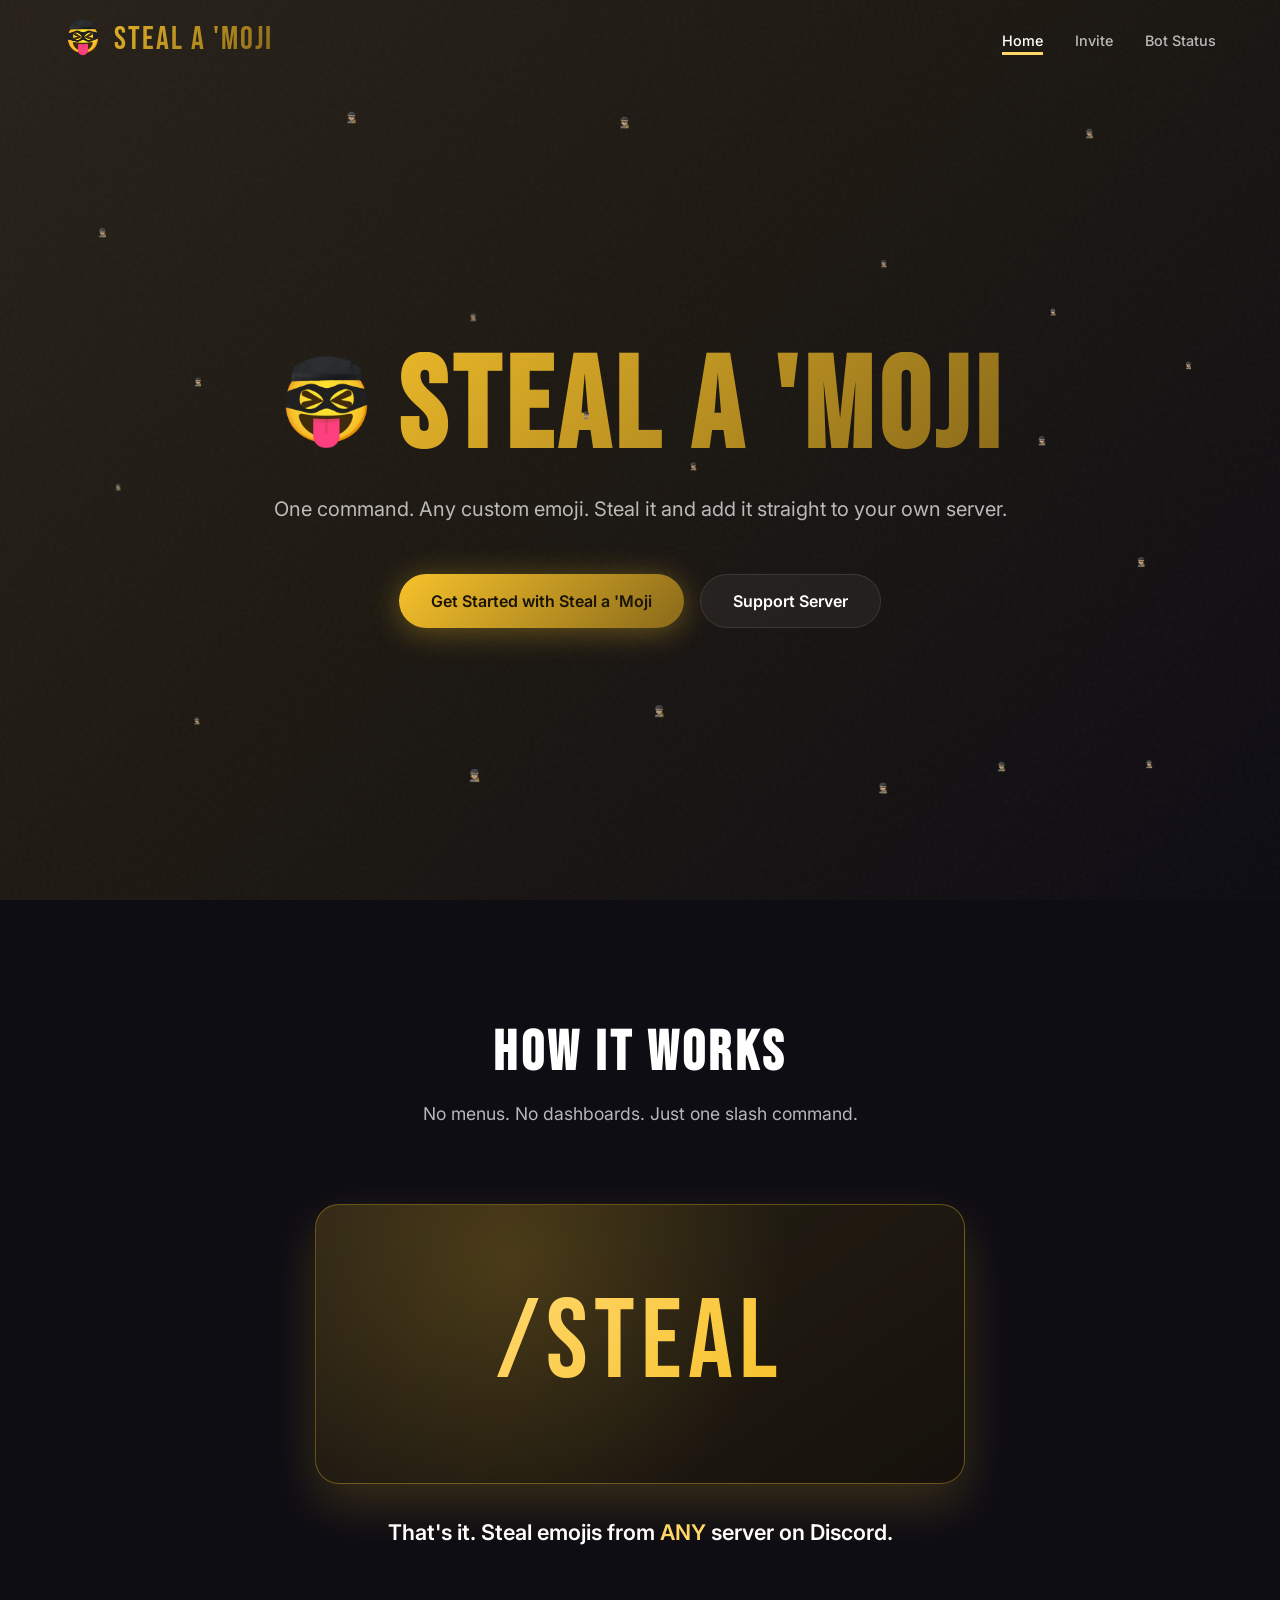
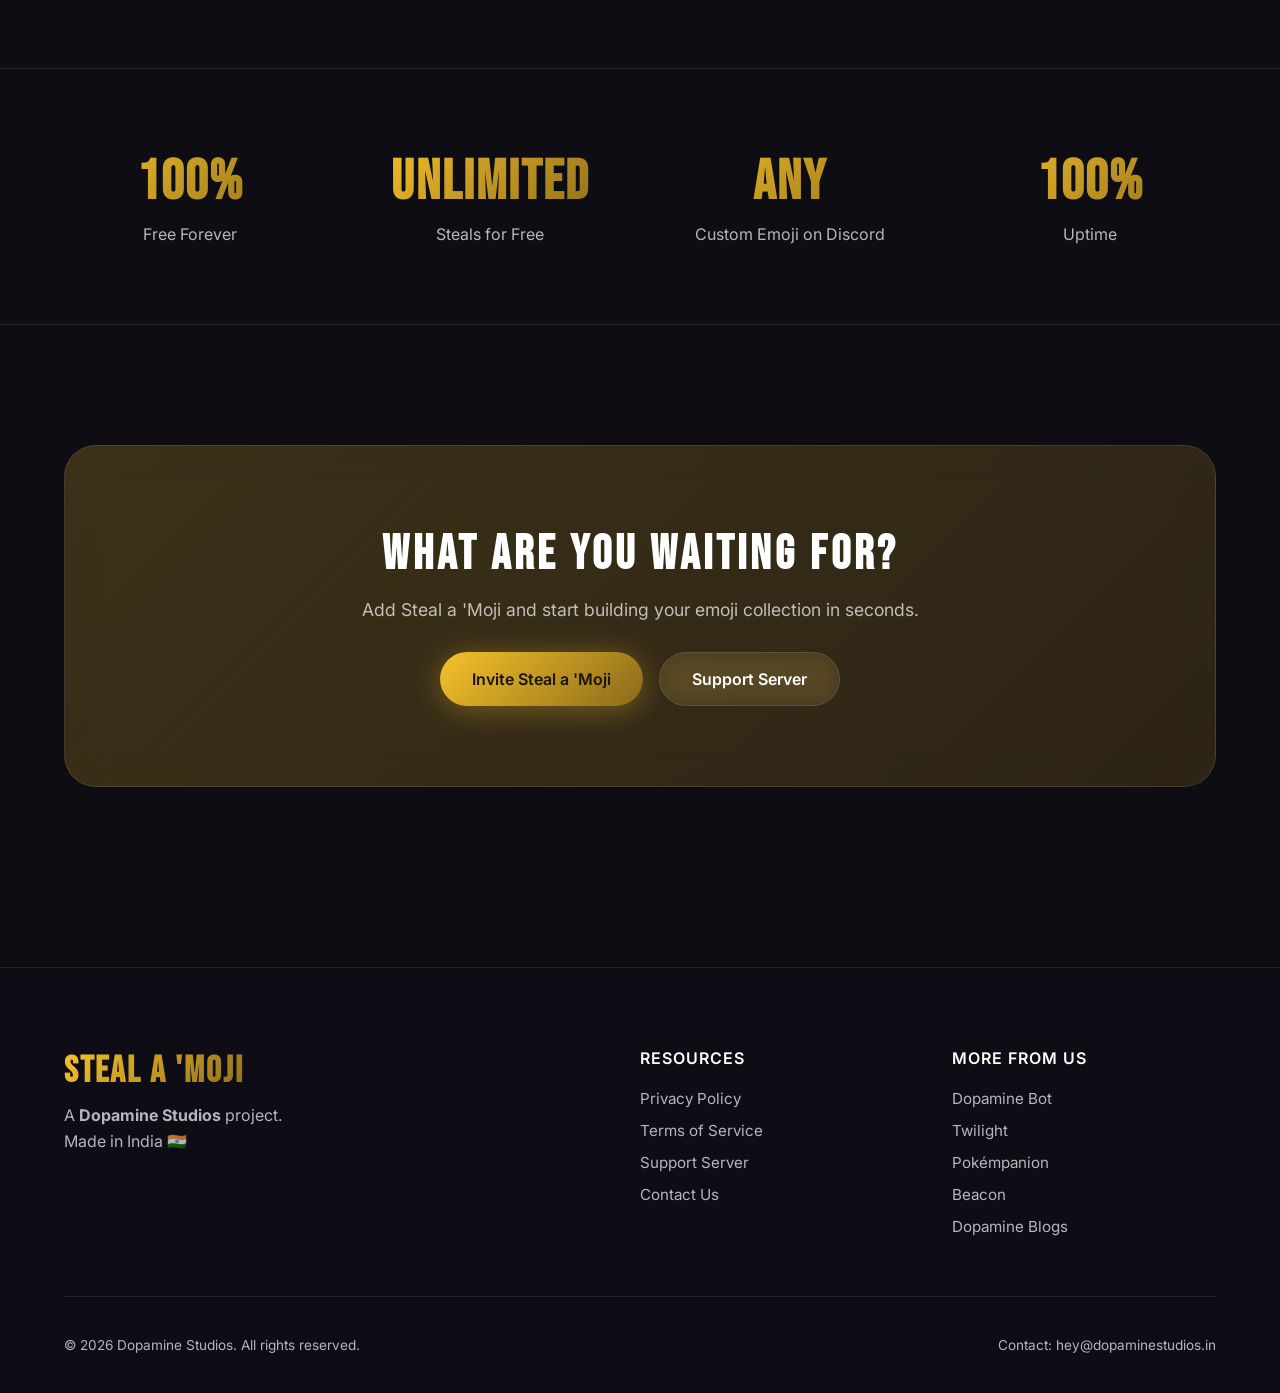
<file: website/index.html>
<!DOCTYPE html>
<html lang="en">
<head>
  <meta charset="UTF-8">
  <meta name="viewport" content="width=device-width, initial-scale=1.0">
  <title>Steal a 'Moji - Steal emojis from any Discord server</title>
  <link rel="icon" type="image/ico" href="favico.ico">
  <meta name="description" content="Steal a 'Moji is a free Discord bot that steals custom emojis from any server with one command: /steal.">
  <link rel="preconnect" href="https://fonts.googleapis.com">
  <link rel="preconnect" href="https://fonts.gstatic.com" crossorigin>
  <link href="https://fonts.googleapis.com/css2?family=Bebas+Neue&family=Inter:wght@400;500;600&display=swap" rel="stylesheet">
  <link rel="stylesheet" href="style.css">
  <meta name="theme-color" content="#f7c22b">
  <meta property="og:image" content="stealamoji.png">
  <meta name="twitter:card" content="summary">

  <style>
    * {
      margin: 0;
      padding: 0;
      box-sizing: border-box;
    }

    body {
      font-family: 'Inter', sans-serif;
      background: var(--bg-primary);
      color: var(--text-primary);
      min-height: 100vh;
      overflow-x: hidden;
    }

    .hero {
      min-height: 100vh;
      display: flex;
      align-items: center;
      justify-content: center;
      text-align: center;
      padding-top: 80px;
    }

    .hero-content {
      max-width: 800px;
    }

    .hero h1 {
      font-family: 'Bebas Neue', sans-serif;
      font-size: clamp(3.2rem, 12vw, 8rem);
      letter-spacing: 6px;
      line-height: 0.9;
      margin-bottom: 24px;
      background: linear-gradient(135deg, var(--accent-primary), var(--accent-secondary));
      -webkit-background-clip: text;
      -webkit-text-fill-color: transparent;
      background-clip: text;
      animation: titleGlow 3s ease infinite alternate;
    }

    @keyframes titleGlow {
      0% { filter: drop-shadow(0 0 20px rgba(247, 194, 43, 0.15)); }
      100% { filter: drop-shadow(0 0 40px rgba(138, 106, 26, 0.3)); }
    }

    .hero p {
      font-size: 1.25rem;
      color: var(--text-secondary);
      margin-bottom: 48px;
      line-height: 1.7;
    }

    .hero-buttons {
      display: flex;
      gap: 16px;
      justify-content: center;
      flex-wrap: wrap;
    }

    .btn {
      display: inline-flex;
      align-items: center;
      gap: 8px;
      padding: 16px 32px;
      border-radius: 50px;
      font-size: 1rem;
      font-weight: 600;
      text-decoration: none;
      transition: all 0.3s cubic-bezier(0.4, 0, 0.2, 1);
      cursor: pointer;
      border: none;
    }

    .btn-primary {
      background: linear-gradient(135deg, var(--accent-primary), var(--accent-secondary));
      color: #1a1408;
      box-shadow: 0 4px 30px rgba(247, 194, 43, 0.35);
    }

    .btn-primary:hover {
      transform: translateY(-3px) scale(1.02);
      box-shadow: 0 8px 40px rgba(247, 194, 43, 0.55);
    }

    .btn-secondary {
      background: var(--glass-bg);
      color: var(--text-primary);
      border: 1px solid var(--glass-border);
      backdrop-filter: blur(10px);
    }

    .btn-secondary:hover {
      background: rgba(255, 255, 255, 0.1);
      transform: translateY(-3px);
    }

    .features {
      padding: 120px 0;
    }

    .section-header {
      text-align: center;
      margin-bottom: 80px;
    }

    .section-header h2 {
      font-family: 'Bebas Neue', sans-serif;
      font-size: 3.5rem;
      letter-spacing: 4px;
      margin-bottom: 16px;
    }

    .section-header p {
      color: var(--text-secondary);
      font-size: 1.1rem;
    }

    .feature-showcase {
      display: flex;
      flex-direction: column;
      align-items: center;
      gap: 32px;
      text-align: center;
    }

    .steal-box {
      width: 100%;
      max-width: 650px;
      min-height: 280px;
      display: flex;
      align-items: center;
      justify-content: center;
      border-radius: 24px;
      background: linear-gradient(145deg, rgba(247, 194, 43, 0.12), rgba(26, 20, 8, 0.65));
      border: 1px solid rgba(247, 194, 43, 0.35);
      box-shadow: 0 20px 50px rgba(247, 194, 43, 0.18);
      padding: 48px 32px;
      position: relative;
      overflow: hidden;
      animation: stealPulse 4s ease-in-out infinite;
    }

    .steal-box::before {
      content: '';
      position: absolute;
      inset: 0;
      background: radial-gradient(circle at 30% 20%, rgba(247, 194, 43, 0.18), transparent 55%);
      pointer-events: none;
    }

    @keyframes stealPulse {
      0%, 100% { box-shadow: 0 20px 50px rgba(247, 194, 43, 0.18); }
      50% { box-shadow: 0 24px 60px rgba(247, 194, 43, 0.32); }
    }

    .steal-command {
      font-family: 'Bebas Neue', sans-serif;
      font-size: clamp(4rem, 14vw, 7rem);
      letter-spacing: 6px;
      line-height: 1;
      background: linear-gradient(135deg, var(--accent-primary-light), var(--accent-primary));
      -webkit-background-clip: text;
      -webkit-text-fill-color: transparent;
      background-clip: text;
      position: relative;
      z-index: 1;
    }

    .steal-caption {
      font-size: 1.35rem;
      font-weight: 600;
      color: var(--text-primary);
      max-width: 520px;
      line-height: 1.5;
    }

    .steal-caption span {
      color: var(--accent-primary-light);
    }

    .stats {
      padding: 80px 0;
      border-top: 1px solid var(--glass-border);
      border-bottom: 1px solid var(--glass-border);
    }

    .stats-grid {
      display: grid;
      grid-template-columns: repeat(auto-fit, minmax(200px, 1fr));
      gap: 48px;
      text-align: center;
    }

    .stat-item h3 {
      font-family: 'Bebas Neue', sans-serif;
      font-size: 3.5rem;
      letter-spacing: 2px;
      background: linear-gradient(135deg, var(--accent-primary), var(--accent-secondary));
      -webkit-background-clip: text;
      -webkit-text-fill-color: transparent;
      background-clip: text;
    }

    .stat-item p {
      color: var(--text-secondary);
      font-size: 1rem;
      margin-top: 8px;
    }

    .cta {
      padding: 120px 0;
      text-align: center;
    }

    .cta-box {
      background: linear-gradient(135deg, rgba(247, 194, 43, 0.2), rgba(138, 106, 26, 0.25));
      border: 1px solid var(--glass-border);
      border-radius: 32px;
      padding: 80px 40px;
      backdrop-filter: blur(20px);
    }

    .cta h2 {
      font-family: 'Bebas Neue', sans-serif;
      font-size: 3rem;
      letter-spacing: 4px;
      margin-bottom: 16px;
    }

    .cta p {
      color: var(--text-secondary);
      font-size: 1.1rem;
      margin-bottom: 32px;
    }

    footer {
      padding: 80px 0 40px;
      background: rgba(14, 13, 20, 0.5);
      border-top: 1px solid var(--glass-border);
      margin-top: 60px;
    }

    .footer-grid {
      display: grid;
      grid-template-columns: 2fr 1fr 1fr;
      gap: 48px;
      margin-bottom: 48px;
      text-align: left;
    }

    .footer-brand p {
      color: var(--text-secondary);
      line-height: 1.6;
      max-width: 300px;
    }

    .footer-column h4 {
      font-size: 1rem;
      font-weight: 600;
      margin-bottom: 20px;
      color: var(--text-primary);
      text-transform: uppercase;
      letter-spacing: 1px;
    }

    .footer-links {
      list-style: none;
    }

    .footer-links li {
      margin-bottom: 12px;
    }

    .footer-links a {
      color: var(--text-secondary);
      text-decoration: none;
      transition: color 0.3s ease;
      font-size: 0.95rem;
    }

    .footer-links a:hover {
      color: var(--accent-primary-light);
    }

    .footer-bottom {
      padding-top: 40px;
      border-top: 1px solid var(--glass-border);
      display: flex;
      justify-content: space-between;
      align-items: center;
      color: var(--text-secondary);
      font-size: 0.85rem;
    }

    .fade-in {
      opacity: 0;
      transform: translateY(20px);
      transition: all 0.6s cubic-bezier(0.4, 0, 0.2, 1);
    }

    .fade-in.visible {
      opacity: 1;
      transform: translateY(0);
    }

    .logo-img {
      height: 1.2em;
      width: auto;
      position: relative;
      top: -2px;
      margin-right: 12px;
      border-radius: 8px;
    }

    h1 .logo-img {
      height: 0.8em;
      top: -8px;
      margin-right: 20px;
      border-radius: 20px;
    }

    .logo, h1 {
      display: flex;
      align-items: center;
      justify-content: center;
    }

    @media (max-width: 768px) {
      .hero h1 { letter-spacing: 3px; }
      .section-header h2 { font-size: 2.5rem; }
      h1 .logo-img { border-radius: 14px; margin-right: 12px; }
      .steal-box { min-height: 200px; padding: 36px 24px; }
      .steal-caption { font-size: 1.15rem; }
      .footer-grid {
        grid-template-columns: 1fr;
        text-align: center;
        gap: 32px;
      }
      .footer-brand p { margin: 0 auto; }
      .footer-bottom { flex-direction: column; gap: 16px; }
    }
  </style>
</head>
<body id="top">
<div class="bg-gradient"></div>
<div class="bg-stars" id="bg-stars"></div>
<div class="bg-noise"></div>

<section class="hero">
  <div class="hero-content">
    <h1>
      <img src="stealamoji.png" alt="Logo" class="logo-img">
      STEAL A 'MOJI
    </h1>
    <p>One command. Any custom emoji. Steal it and add it straight to your own server.</p>
    <div class="hero-buttons">
      <a href="invite.html" class="btn btn-primary">Get Started with Steal a 'Moji</a>
      <a href="https://discord.gg/xT4RVAADeU" class="btn btn-secondary" target="_blank" rel="noopener">Support Server</a>
    </div>
  </div>
</section>

<section class="features" id="features">
  <div class="container">
    <div class="section-header fade-in">
      <h2>HOW IT WORKS</h2>
      <p>No menus. No dashboards. Just one slash command.</p>
    </div>

    <div class="feature-showcase fade-in">
      <div class="steal-box">
        <span class="steal-command">/steal</span>
      </div>
      <p class="steal-caption">That's it. Steal emojis from <span>ANY</span> server on Discord.</p>
    </div>
  </div>
</section>

<section class="stats" id="stats">
  <div class="container">
    <div class="stats-grid">
      <div class="stat-item fade-in">
        <h3>100%</h3>
        <p>Free Forever</p>
      </div>
      <div class="stat-item fade-in">
        <h3>UNLIMITED</h3>
        <p>Steals for Free</p>
      </div>
      <div class="stat-item fade-in">
        <h3>ANY</h3>
        <p>Custom Emoji on Discord</p>
      </div>
      <div class="stat-item fade-in">
        <h3>100%</h3>
        <p>Uptime</p>
      </div>
    </div>
  </div>
</section>

<section class="cta">
  <div class="container">
    <div class="cta-box fade-in">
      <h2>What are you waiting for?</h2>
      <p>Add Steal a 'Moji and start building your emoji collection in seconds.</p>
      <div class="hero-buttons">
        <a href="invite.html" class="btn btn-primary">Invite Steal a 'Moji</a>
        <a href="https://discord.gg/xT4RVAADeU" class="btn btn-secondary" target="_blank" rel="noopener">Support Server</a>
      </div>
    </div>
  </div>
</section>

<footer>
  <div class="container">
    <div class="footer-grid">
      <div class="footer-brand">
        <span class="container-headerr"><h3>STEAL A 'MOJI</h3></span>
        <p>A <strong>Dopamine Studios</strong> project.<br>Made in India 🇮🇳</p>
      </div>

      <div class="footer-column">
        <h4>Resources</h4>
        <ul class="footer-links">
          <li><a href="privacypolicy.html">Privacy Policy</a></li>
          <li><a href="tos.html">Terms of Service</a></li>
          <li><a href="https://discord.gg/xT4RVAADeU" target="_blank" rel="noopener">Support Server</a></li>
          <li><a href="mailto:hey@dopaminestudios.in">Contact Us</a></li>
        </ul>
      </div>

      <div class="footer-column">
        <h4>More From Us</h4>
        <ul class="footer-links">
          <li><a href="https://bot.dopaminestudios.in/" target="_blank" rel="noopener">Dopamine Bot</a></li>
          <li><a href="https://twilight.dopaminestudios.in/" target="_blank" rel="noopener">Twilight</a></li>
          <li><a href="https://pokempanion.dopaminestudios.in/" target="_blank" rel="noopener">Pokémpanion</a></li>
          <li><a href="https://beacon.dopaminestudios.in/" target="_blank" rel="noopener">Beacon</a></li>
          <li><a href="https://blog.dopaminestudios.in/" target="_blank" rel="noopener">Dopamine Blogs</a></li>
        </ul>
      </div>
    </div>

    <div class="footer-bottom">
      <p>&copy; 2026 Dopamine Studios. All rights reserved.</p>
      <p>Contact: <a href="mailto:hey@dopaminestudios.in" style="color: inherit; text-decoration: none;">hey@dopaminestudios.in</a></p>
    </div>
  </div>
</footer>

<script>
  const observerOptions = {
    threshold: 0.1,
    rootMargin: '0px 0px -50px 0px'
  };

  const observer = new IntersectionObserver((entries) => {
    entries.forEach((entry, index) => {
      if (entry.isIntersecting) {
        setTimeout(() => {
          entry.target.classList.add('visible');
        }, index * 100);
      }
    });
  }, observerOptions);

  document.querySelectorAll('.fade-in').forEach(el => {
    observer.observe(el);
  });

  document.querySelectorAll('a[href^="#"]').forEach(anchor => {
    anchor.addEventListener('click', function (e) {
      e.preventDefault();
      const target = document.querySelector(this.getAttribute('href'));
      if (target) {
        target.scrollIntoView({ behavior: 'smooth' });
      }
    });
  });
</script>
<script src="the_robber_emoji_totally_existed.js"></script>
<script src="nav.js"></script>
</body>
</html>
</file>
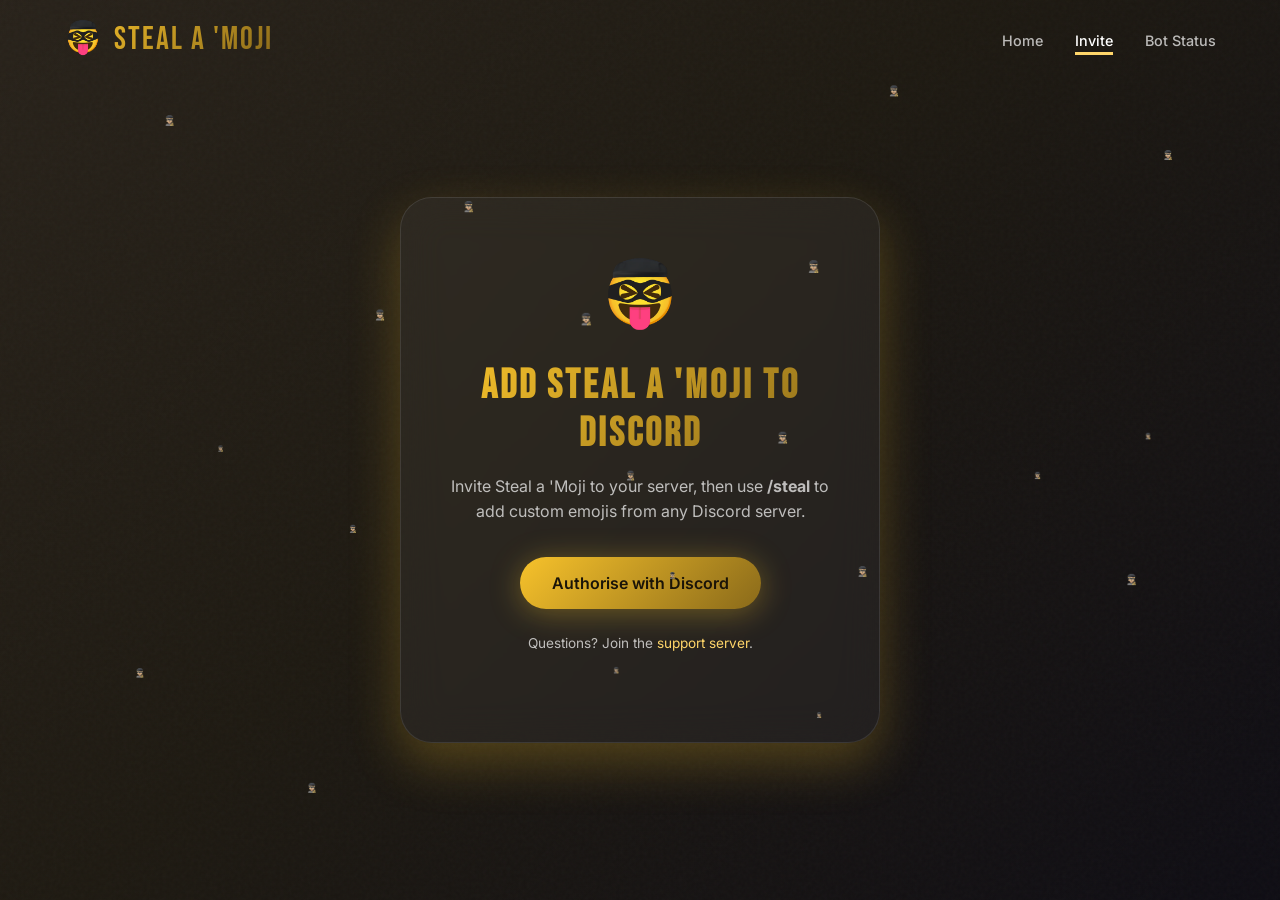
<file: website/invite.html>
<!-- Production invite URL: https://stealamoji.dopaminestudios.in/invite -->
<!DOCTYPE html>
<html lang="en">
<head>
  <meta charset="UTF-8">
  <meta name="viewport" content="width=device-width, initial-scale=1.0">
  <title>Invite Steal a 'Moji - Discord Emoji Stealer</title>
  <link rel="icon" type="image/ico" href="favico.ico">
  <meta name="description" content="Add Steal a 'Moji to your Discord server and steal custom emojis with /steal.">
  <link rel="preconnect" href="https://fonts.googleapis.com">
  <link rel="preconnect" href="https://fonts.gstatic.com" crossorigin>
  <link href="https://fonts.googleapis.com/css2?family=Bebas+Neue&family=Inter:wght@400;500;600&display=swap" rel="stylesheet">
  <link rel="stylesheet" href="style.css">
  <meta name="theme-color" content="#f7c22b">
  <style>
    * { margin: 0; padding: 0; box-sizing: border-box; }
    body {
      font-family: 'Inter', sans-serif;
      background: var(--bg-primary);
      color: var(--text-primary);
      min-height: 100vh;
    }
    .invite-page {
      min-height: 100vh;
      display: flex;
      align-items: center;
      justify-content: center;
      padding: 120px 24px 80px;
    }
    .invite-card {
      max-width: 480px;
      width: 100%;
      text-align: center;
      background: var(--glass-bg);
      border: 1px solid var(--glass-border);
      border-radius: 32px;
      padding: 56px 40px;
      backdrop-filter: blur(20px);
      box-shadow: 0 20px 50px rgba(247, 194, 43, 0.25);
    }
    .invite-card img {
      width: 80px;
      height: auto;
      border-radius: 16px;
      margin-bottom: 24px;
    }
    .invite-card h1 {
      font-family: 'Bebas Neue', sans-serif;
      font-size: 2.5rem;
      letter-spacing: 3px;
      margin-bottom: 16px;
      background: linear-gradient(135deg, var(--accent-primary), var(--accent-secondary));
      -webkit-background-clip: text;
      -webkit-text-fill-color: transparent;
      background-clip: text;
    }
    .invite-card p {
      color: var(--text-secondary);
      line-height: 1.6;
      margin-bottom: 32px;
    }
    .btn {
      display: inline-flex;
      align-items: center;
      justify-content: center;
      padding: 16px 32px;
      border-radius: 50px;
      font-size: 1rem;
      font-weight: 600;
      text-decoration: none;
      transition: all 0.3s ease;
      background: linear-gradient(135deg, var(--accent-primary), var(--accent-secondary));
      color: #1a1408;
      box-shadow: 0 4px 30px rgba(247, 194, 43, 0.35);
    }
    .btn:hover {
      transform: translateY(-3px);
      box-shadow: 0 8px 40px rgba(247, 194, 43, 0.55);
    }
    .invite-note {
      margin-top: 24px;
      font-size: 0.85rem;
      color: var(--text-secondary);
    }
    .invite-note a {
      color: var(--accent-primary-light);
      text-decoration: none;
    }
  </style>
</head>
<body>
<div class="bg-gradient"></div>
<div class="bg-stars" id="bg-stars"></div>
<div class="bg-noise"></div>

<main class="invite-page">
  <div class="invite-card">
    <img src="stealamoji.png" alt="Stealamoji">
    <h1>Add Steal a 'Moji to Discord</h1>
    <p>Invite Steal a 'Moji to your server, then use <strong>/steal</strong> to add custom emojis from any Discord server.</p>
    <a href="https://discord.com/oauth2/authorize?client_id=1535642612327907348&permissions=1073741824&scope=bot%20applications.commands" class="btn">Authorise with Discord</a>
    <p class="invite-note">Questions? Join the <a href="https://discord.gg/xT4RVAADeU" target="_blank" rel="noopener">support server</a>.</p>
  </div>
</main>

<script src="the_robber_emoji_totally_existed.js"></script>
<script src="nav.js"></script>
</body>
</html>
</file>
<file: website/style.css>
:root {
    --bg-primary: #0e0d14;
    --bg-secondary: #181622;
    --accent-primary: #f7c22b;
    --accent-primaryy: #f7c22b;
    --accent-primary-light: #ffd66a;
    --accent-primary-dark: #d4a01a;
    --accent-secondary: #8a6a1a;
    --accent-secondary-light: #b8942e;
    --accent-secondary-dark: #5c4712;
    --accent-pink: var(--accent-primary);
    --accent-purple: var(--accent-secondary);
    --accent-blue: var(--accent-secondary-light);
    --accent-pinkk: var(--accent-primary-light);
    --accent-pinkkk: var(--accent-primary-light);
    --accent-hot-pink: var(--accent-primary-dark);
    --accent-hott-pink: var(--accent-primary);
    --text-primary: #ffffff;
    --text-secondary: rgba(255, 255, 255, 0.7);
    --glass-bg: rgba(255, 255, 255, 0.05);
    --glass-border: rgba(255, 255, 255, 0.1);
}

/* Background layers */
.bg-gradient {
    position: fixed;
    top: 0;
    left: 0;
    right: 0;
    bottom: 0;
    background: linear-gradient(135deg, #3d3420 0%, #2a2410 45%, var(--bg-primary) 100%);
    opacity: 0.55;
    z-index: -3;
    pointer-events: none;
}

.bg-stars {
    position: fixed;
    top: 0;
    left: 0;
    right: 0;
    bottom: 0;
    z-index: 10;
    pointer-events: none;
    overflow: hidden;
}

.bg-noise {
    position: fixed;
    top: 0;
    left: 0;
    right: 0;
    bottom: 0;
    background-image: url("data:image/svg+xml,%3Csvg viewBox='0 0 256 256' xmlns='http://www.w3.org/2000/svg'%3E%3Cfilter id='noise'%3E%3CfeTurbulence type='fractalNoise' baseFrequency='0.9' numOctaves='4' stitchTiles='stitch'/%3E%3C/filter%3E%3Crect width='100%25' height='100%25' filter='url(%23noise)'/%3E%3C/svg%3E");
    opacity: 0.03;
    z-index: -1;
    pointer-events: none;
}

.star {
    position: absolute;
    pointer-events: auto;
    cursor: pointer;
    user-select: none;
    -webkit-user-select: none;
    animation: drift 80s linear infinite both;
}

.star img {
    display: block;
    width: 100%;
    height: auto;
    transform-origin: center center;
    animation: scalePulse 5s ease-in-out infinite both;
    user-select: none;
    -webkit-user-select: none;
    -webkit-user-drag: none;
    pointer-events: auto;
}

.star-bubble {
    position: absolute;
    bottom: calc(100% + 20px);
    left: 50%;
    transform: translateX(-50%) translateY(4px);
    background: rgba(14, 13, 20, 0.95);
    color: var(--accent-primary-light, #ffd66a);
    border: 1px solid rgba(247, 194, 43, 0.5);
    box-shadow: 0 4px 16px rgba(0, 0, 0, 0.5), 0 0 10px rgba(247, 194, 43, 0.25);
    padding: 5px 12px;
    border-radius: 20px;
    font-size: 11px;
    font-weight: 600;
    font-family: 'Inter', sans-serif;
    white-space: nowrap;
    pointer-events: none;
    opacity: 0;
    visibility: hidden;
    transition: opacity 0.25s ease, transform 0.25s ease, visibility 0.25s;
    z-index: 20;
}

.star-bubble.visible {
    opacity: 1;
    visibility: visible;
    transform: translateX(-50%) translateY(0);
}

.star-bubble::after {
    content: '';
    position: absolute;
    top: 100%;
    left: 50%;
    transform: translateX(-50%);
    border-width: 5px;
    border-style: solid;
    border-color: rgba(247, 194, 43, 0.5) transparent transparent transparent;
}

@keyframes scalePulse {
    0%, 100% { transform: scale(0.25); }
    50% { transform: scale(2.0); }
}

@keyframes drift {
    0% { transform: translate(0, 0) rotate(0deg); }
    50% { transform: translate(12px, -8px) rotate(5deg); }
    100% { transform: translate(0, 0) rotate(0deg); }
}

nav {
    position: fixed;
    top: 0;
    left: 0;
    right: 0;
    padding: 20px 0;
    z-index: 100;
    background-color: rgba(14, 13, 20, 0);
    backdrop-filter: blur(0px);
    -webkit-backdrop-filter: blur(0px);
    transition: transform 0.4s cubic-bezier(0.4, 0, 0.2, 1),
        border-color 0.3s ease,
        background-color 0.3s ease,
        backdrop-filter 0.3s ease,
        -webkit-backdrop-filter 0.3s ease;
    border-bottom: 1px solid transparent;
}

.container {
    max-width: 1200px;
    margin: 0 auto;
    padding: 0 24px;
}

.container-header {
    display: inline-flex;
    align-items: center;
    font-family: 'Bebas Neue', sans-serif;
    text-decoration: none;
    letter-spacing: 2px;
    font-size: 2rem;
    background: linear-gradient(135deg, var(--accent-primary), var(--accent-secondary));
    -webkit-background-clip: text;
    -webkit-text-fill-color: transparent;
    background-clip: text;
}

.container-headerr {
    display: inline-flex;
    align-items: center;
    font-family: 'Bebas Neue', sans-serif;
    text-decoration: none;
    letter-spacing: 2px;
    padding-bottom: 10px;
    font-size: 2rem;
    background: linear-gradient(135deg, var(--accent-primary), var(--accent-secondary));
    -webkit-background-clip: text;
    -webkit-text-fill-color: transparent;
    background-clip: text;
}

.nav-links {
    position: relative;
    display: flex;
    gap: 32px;
    list-style: none;
    padding: 0;
    margin: 0;
}

.no-transition {
    transition: none !important;
}

.nav-underline {
    position: absolute;
    bottom: -5px;
    height: 3px;
    background: linear-gradient(90deg, var(--accent-primary-light), var(--accent-primary-light));
    transition: all 0.4s cubic-bezier(0.4, 0, 0.2, 1);
    pointer-events: none;
    left: 0;
    width: 0;
    opacity: 0;
    z-index: 10;
}

.nav-links a.active-link {
    color: var(--text-primary) !important;
    opacity: 1;
}

nav .container {
    display: flex;
    justify-content: space-between;
    align-items: center;
}

.nav-links a {
    color: var(--text-secondary);
    text-decoration: none;
    font-size: 0.9rem;
    font-weight: 500;
    transition: color 0.3s ease;
}

.nav-links a:hover {
    color: var(--text-primary);
}

.menu-toggle {
    display: none;
    flex-direction: column;
    gap: 6px;
    background: none;
    border: none;
    cursor: pointer;
    z-index: 1001;
    padding: 10px;
}

.menu-toggle span {
    display: block;
    width: 25px;
    height: 2px;
    background: #e8d4a0;
    transition: all 0.3s ease;
}

nav.nav-scrolled {
    background: rgba(14, 13, 20, 0.1);
    backdrop-filter: blur(20px);
    border-bottom: 1px solid rgba(255, 255, 255, 0.05);
}

.nav-hidden {
    transform: translateY(-100%);
}

.logo {
    display: flex;
    align-items: center;
    justify-content: flex-start;
    font-family: 'Bebas Neue', sans-serif;
    font-size: 2rem;
    letter-spacing: 2px;
    background: linear-gradient(135deg, var(--accent-primaryy), var(--accent-secondary));
    -webkit-background-clip: text;
    -webkit-text-fill-color: transparent;
    background-clip: text;
}

.logo-img {
    height: 1.2em;
    width: auto;
    margin-right: 12px;
    border-radius: 8px;
    position: relative;
    top: -2px;
}

.btn, .hero-buttons, .footer-links a, .menu-toggle {
    position: relative;
    z-index: 20;
}

@media (max-width: 768px) {
    .menu-toggle {
        display: flex;
    }

    .nav-underline {
        display: none;
    }

    .nav-links {
        display: flex;
        position: fixed;
        top: 0;
        right: -100%;
        width: 70%;
        height: 100vh;
        background: var(--bg-secondary);
        flex-direction: column;
        align-items: center;
        justify-content: center;
        gap: 40px;
        transition: 0.4s cubic-bezier(0.4, 0, 0.2, 1);
        box-shadow: -10px 0 30px rgba(0, 0, 0, 0.5);
        z-index: 1000;
    }

    .nav-links.active {
        right: 0;
    }

    .menu-toggle.active span:nth-child(1) {
        transform: translateY(8px) rotate(45deg);
    }

    .menu-toggle.active span:nth-child(2) {
        opacity: 0;
    }

    .menu-toggle.active span:nth-child(3) {
        transform: translateY(-8px) rotate(-45deg);
    }
}
</file>
